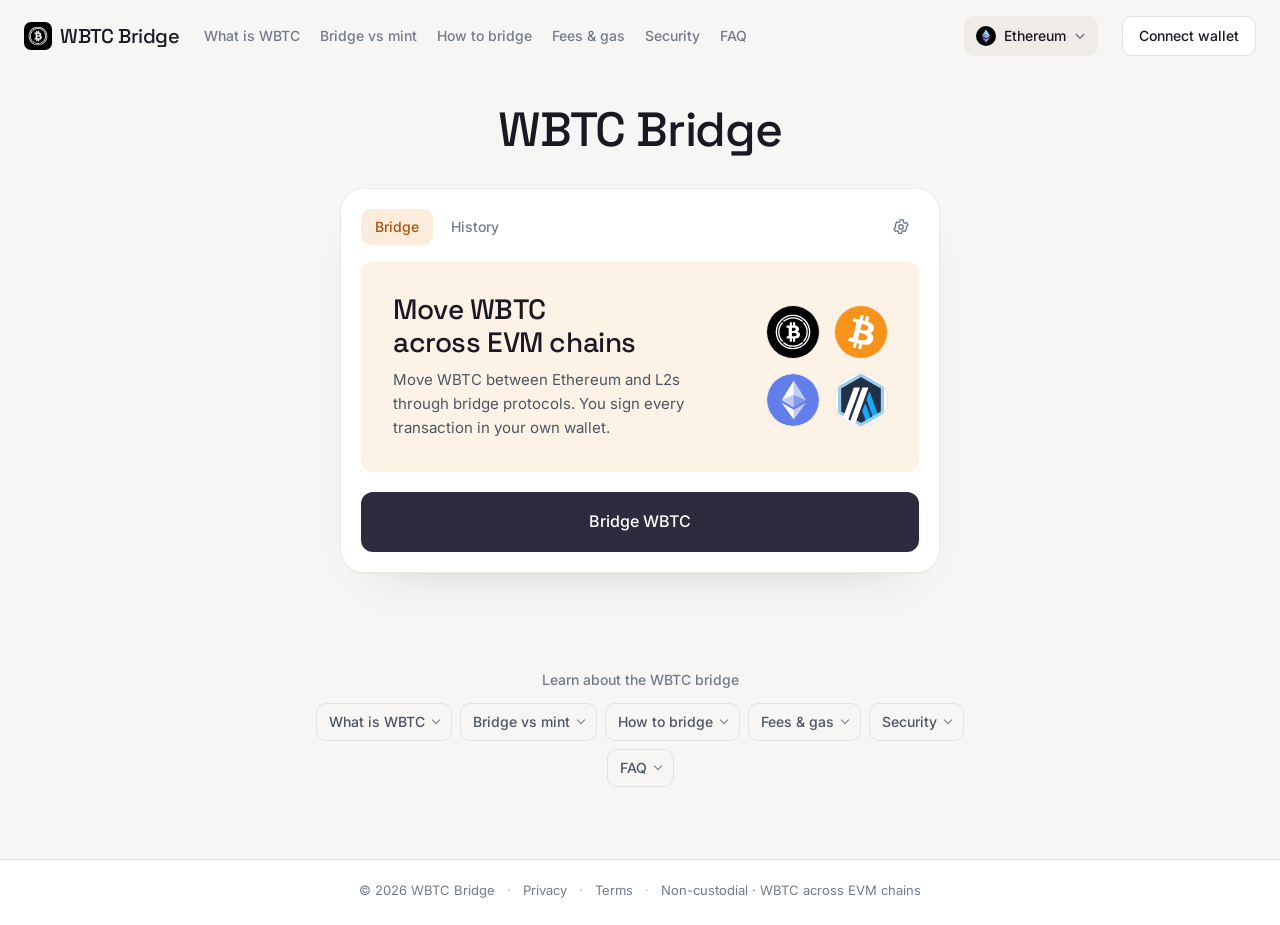
<file: index.html>
<!doctype html>
<html lang="en"><head>
<meta charset="utf-8"><meta name="viewport" content="width=device-width,initial-scale=1">
<title>WBTC Bridge — move WBTC between Ethereum and L2s</title>
<meta name="description" content="Bridge WBTC between Ethereum, Arbitrum, Optimism, Base and Polygon from your own wallet. Non-custodial interface for moving Wrapped Bitcoin across chains.">
<meta name="robots" content="index,follow">
<meta name="theme-color" content="#f7f6f4">
<link rel="canonical" href="https://wbtc-bridge.github.io/">
<meta property="og:type" content="website"><meta property="og:site_name" content="WBTC Bridge"><meta property="og:title" content="WBTC Bridge — move WBTC between Ethereum and L2s"><meta property="og:description" content="Bridge WBTC between Ethereum, Arbitrum, Optimism, Base and Polygon from your own wallet. Non-custodial interface for moving Wrapped Bitcoin across chains."><meta property="og:url" content="https://wbtc-bridge.github.io/"><meta property="og:image" content="https://wbtc-bridge.github.io/og-image.png">
<meta name="twitter:card" content="summary_large_image"><meta name="twitter:title" content="WBTC Bridge — move WBTC between Ethereum and L2s"><meta name="twitter:description" content="Bridge WBTC between Ethereum, Arbitrum, Optimism, Base and Polygon from your own wallet. Non-custodial interface for moving Wrapped Bitcoin across chains."><meta name="twitter:image" content="https://wbtc-bridge.github.io/og-image.png">
<link rel="icon" type="image/svg+xml" href="icon.svg">
<link rel="apple-touch-icon" href="icon.svg">
<link rel="manifest" href="manifest.webmanifest">
<script type="application/ld+json">
{"@context":"https://schema.org","@graph":[{"@type":"Organization","@id":"https://wbtc-bridge.github.io/#organization","name":"WBTC Bridge","url":"https://wbtc-bridge.github.io/","description":"Bridge WBTC between Ethereum, Arbitrum, Optimism, Base and Polygon from your own wallet. Non-custodial interface for moving Wrapped Bitcoin across chains.","logo":{"@type":"ImageObject","@id":"https://wbtc-bridge.github.io/#logo","url":"https://wbtc-bridge.github.io/icon.svg","caption":"WBTC Bridge"}},{"@type":"WebSite","@id":"https://wbtc-bridge.github.io/#website","url":"https://wbtc-bridge.github.io/","publisher":{"@id":"https://wbtc-bridge.github.io/#organization"},"name":"WBTC Bridge"},{"@type":"WebPage","@id":"https://wbtc-bridge.github.io/#webpage","url":"https://wbtc-bridge.github.io/","publisher":{"@id":"https://wbtc-bridge.github.io/#organization"},"name":"WBTC Bridge — move WBTC between Ethereum and L2s","isPartOf":{"@id":"https://wbtc-bridge.github.io/#website"},"mainEntity":{"@id":"https://wbtc-bridge.github.io/#app"},"breadcrumb":{"@id":"https://wbtc-bridge.github.io/#breadcrumb"}},{"@type":"BreadcrumbList","@id":"https://wbtc-bridge.github.io/#breadcrumb","itemListElement":[{"@type":"ListItem","position":1,"name":"Home","item":"https://wbtc-bridge.github.io/"},{"@type":"ListItem","position":2,"name":"WBTC Bridge","item":"https://wbtc-bridge.github.io/"}]},{"@type":"WebApplication","@id":"https://wbtc-bridge.github.io/#app","url":"https://wbtc-bridge.github.io/","publisher":{"@id":"https://wbtc-bridge.github.io/#organization"},"name":"WBTC Bridge","applicationCategory":"FinanceApplication","operatingSystem":"Web","description":"Bridge WBTC between Ethereum, Arbitrum, Optimism, Base and Polygon from your own wallet. Non-custodial interface for moving Wrapped Bitcoin across chains.","isPartOf":{"@id":"https://wbtc-bridge.github.io/#website"}},{"@type":"FAQPage","@id":"https://wbtc-bridge.github.io/#faq","isPartOf":{"@id":"https://wbtc-bridge.github.io/#webpage"},"about":{"@id":"https://wbtc-bridge.github.io/#app"},"name":"WBTC Bridge FAQ","mainEntity":[{"@type":"Question","name":"What is a WBTC bridge?","acceptedAnswer":{"@type":"Answer","text":"A WBTC bridge moves Wrapped Bitcoin from one EVM chain to another, such as Ethereum to Arbitrum or Base. It transfers the token across networks and does not convert it to or from real BTC."}},{"@type":"Question","name":"Is bridging WBTC the same as minting it?","acceptedAnswer":{"@type":"Answer","text":"No. Bridging moves WBTC you already hold between chains. Minting and redeeming turn BTC into WBTC and back, and that is done by merchants and the custodian network, not by this interface."}},{"@type":"Question","name":"Is WBTC on Arbitrum or Base the same token as on Ethereum?","acceptedAnswer":{"@type":"Answer","text":"Not always. Depending on the bridge, WBTC on a Layer 2 may be a bridged representation rather than the canonical Ethereum token. Verify the contract address on the destination chain before using it."}},{"@type":"Question","name":"Which chains can I bridge WBTC between?","acceptedAnswer":{"@type":"Answer","text":"Ethereum and other EVM networks such as Arbitrum, Optimism, Base and Polygon, through bridge protocols. Available routes depend on the protocol and are shown in the quote."}},{"@type":"Question","name":"What do I pay gas in when bridging WBTC?","acceptedAnswer":{"@type":"Answer","text":"Gas is paid in the native token of the chain you sign on. That is ETH on Ethereum and most L2s, and POL on Polygon. Keep a small balance on both the source and destination chain."}},{"@type":"Question","name":"Does this interface hold my WBTC?","acceptedAnswer":{"@type":"Answer","text":"No. It is non-custodial. You connect your own wallet and sign each approval and bridge transaction, and the interface never has access to your keys or funds."}}]}]}
</script>
<style>
@font-face{font-family:'Inter';src:url('assets/inter.woff2') format('woff2');font-weight:400 700;font-display:swap}
@font-face{font-family:'Space Grotesk';src:url('assets/space-grotesk.woff2') format('woff2');font-weight:500 700;font-display:swap}
:root{
 --bg:#f7f6f4;--card:#fff;--ink:#1b1824;--muted:#737b88;--faint:#aeb4bf;
 --line:#eeebe7;--line-2:#e4e0db;--panel:#f8f7f5;--panel-2:#efece8;
 --accent:#2f2a3d;--accent-hover:#3d3750;--accent-ink:#a9530f;--accent-soft:#fcecdc;--accent-on:#ffffff;--promo:#fdf2e6;--text-2:#4b5563;
 --shadow:0 1px 2px rgba(13,17,28,.04),0 24px 56px -40px rgba(13,17,28,.24);--pico-bg:#fff;--pico-ring:rgba(13,17,28,.06);
 --ease:cubic-bezier(.2,.7,.2,1);
 --head:"Space Grotesk","Arial",sans-serif;--body:"Inter","Arial",sans-serif;color-scheme:light}
*{box-sizing:border-box}
html{scroll-behavior:smooth}
body{margin:0;min-height:100vh;display:flex;flex-direction:column;color:var(--ink);font:15px/1.6 var(--body);-webkit-font-smoothing:antialiased;overflow-x:hidden;background:var(--bg)}
body::before{content:"";position:fixed;inset:0;z-index:-1;pointer-events:none;background:none;-webkit-mask-image:linear-gradient(#000 0,rgba(0,0,0,.35) 60%,transparent 100%);mask-image:linear-gradient(#000 0,rgba(0,0,0,.35) 60%,transparent 100%)}
a{color:inherit;text-decoration:none}button{font-family:inherit;cursor:pointer;background:none;border:0;color:inherit}
img{display:block;max-width:100%}
h1,h2,h3{margin:0;font-family:var(--head);font-weight:500;letter-spacing:-.01em}
:focus-visible{outline:2px solid var(--accent);outline-offset:2px;border-radius:8px}

.nav{display:flex;align-items:center;gap:24px;padding:16px 24px;max-width:1280px;margin:0 auto;width:100%}
.brand{display:inline-flex;align-items:center;gap:8px;font-family:var(--head);font-weight:500;font-size:20px;letter-spacing:-.02em;color:var(--ink);white-space:nowrap;flex:0 0 auto}
.brand img{width:28px;height:28px}
.nlinks{display:flex;align-items:center;gap:20px}
.nlinks a{font-size:14px;font-weight:500;color:var(--muted);white-space:nowrap;transition:color .16s var(--ease)}
.nlinks a:hover{color:var(--ink)}
.spacer{flex:1}
main{flex:1}
.chain{display:inline-flex;align-items:center;gap:8px;height:40px;padding:0 12px;border-radius:10px;background:var(--panel-2);font-weight:500;font-size:14px;color:var(--ink);transition:background-color .16s var(--ease);flex:0 0 auto;white-space:nowrap}
.chain img{width:20px;height:20px;border-radius:50%}
.chain:hover{background:var(--line-2)}
.chain .cv{width:12px;height:12px;color:var(--muted)}
.connect{display:inline-flex;align-items:center;height:40px;padding:0 16px;border-radius:10px;background:var(--card);border:1px solid var(--line-2);color:var(--ink);font-weight:500;font-size:14px;transition:background-color .16s var(--ease),border-color .16s var(--ease);flex:0 0 auto;white-space:nowrap}
.connect:hover{border-color:var(--faint);background:var(--panel)}

.hero{display:flex;flex-direction:column;align-items:center;padding:32px 20px 48px}
h1{font-size:clamp(36px,4.6vw,48px);line-height:1.08;letter-spacing:-.025em;text-align:center;color:var(--ink);margin:0 0 32px}

.card{width:min(600px,100%);background:var(--card);border:1px solid var(--line);border-radius:24px;box-shadow:var(--shadow);overflow:hidden}
.tabs{display:flex;align-items:center;gap:4px;padding:20px 20px 16px}
.tab{display:inline-flex;align-items:center;height:36px;padding:0 14px;border-radius:10px;font-weight:500;font-size:14px;color:var(--muted);transition:background-color .16s var(--ease),color .16s var(--ease)}
.tab:hover{background:var(--panel-2);color:var(--ink)}
.tab.on{background:var(--accent-soft);color:var(--accent-ink)}
.tabs .sp{flex:1}
.tabs .ic{width:36px;height:36px;border-radius:10px;display:grid;place-items:center;color:var(--muted);transition:background-color .16s var(--ease),color .16s var(--ease)}
.tabs .ic:hover{background:var(--panel-2);color:var(--ink)}
.tabs .ic svg{width:18px;height:18px}

.promo{margin:0 20px;padding:32px;border-radius:12px;background:var(--promo);display:flex;align-items:center;gap:20px}
.promo-txt{flex:1;min-width:0}
.promo-h{font-family:var(--head);font-weight:500;font-size:clamp(22px,3.4vw,28px);line-height:1.2;letter-spacing:-.015em;color:var(--ink);margin:0 0 8px;text-wrap:balance}
.promo-sub{font-size:15px;line-height:1.6;color:var(--text-2);margin:0;max-width:34ch}
.promo-grid{flex:0 0 auto;display:grid;grid-template-columns:repeat(2,auto);gap:16px}
.pico{width:52px;height:52px;border-radius:50%;background:var(--pico-bg);box-shadow:0 0 0 1px var(--pico-ring);display:grid;place-items:center;overflow:hidden}
.pico img{width:100%;height:100%;object-fit:contain;display:block}
.promo-flow{flex-direction:column;align-items:stretch;gap:24px}
.promo-flow .promo-sub{max-width:44ch}
.flow{list-style:none;margin:0;padding:0;display:grid;grid-template-columns:repeat(3,1fr);gap:8px}
.flow li{position:relative;display:flex;flex-direction:column;align-items:center;text-align:center;gap:4px}
.flow li+li::before{content:"";position:absolute;top:22px;right:calc(50% + 30px);width:calc(100% - 52px);height:1px;background:var(--line-2)}
.fi{width:44px;height:44px;border-radius:50%;display:grid;place-items:center;overflow:hidden;background:var(--pico-bg);box-shadow:0 0 0 1px var(--pico-ring);color:var(--accent-ink)}
.fi img{width:100%;height:100%;display:block}
.fi svg{width:20px;height:20px}
.fi.on{background:var(--accent);color:var(--accent-on);box-shadow:none}
.flow b{margin-top:4px;font-weight:500;font-size:14px;color:var(--ink)}
.flow small{font-size:13px;line-height:1.4;color:var(--muted)}
.cta-wrap{padding:20px}
.cta{width:100%;height:60px;border-radius:12px;background:var(--accent);color:var(--accent-on);font-weight:500;font-size:16px;transition:background-color .16s var(--ease),transform .12s var(--ease)}
.cta:hover{background:var(--accent-hover)}
.cta:active{transform:scale(.99)}
@media(max-width:470px){.promo{flex-direction:column;align-items:flex-start}.promo-grid{grid-template-columns:repeat(4,auto)}.promo-sub{max-width:none}}

.learn{max-width:720px;margin:48px auto 0;width:100%;padding:0 24px 72px}
.learn-h{font-size:14px;font-weight:500;color:var(--muted);text-align:center;margin:0 0 12px}
.lrow{display:flex;flex-wrap:wrap;gap:8px;justify-content:center;align-items:flex-start}
.lcard{flex:0 0 auto;background:transparent;border:1px solid var(--line-2);border-radius:10px;transition:background-color .16s var(--ease),border-color .16s var(--ease)}
.lcard>summary{cursor:pointer;list-style:none;display:flex;align-items:center;gap:8px;height:36px;padding:0 12px;font-weight:500;font-size:14px;color:var(--text-2)}
.lcard>summary::-webkit-details-marker{display:none}
.lcard:hover{border-color:var(--faint);background:var(--card)}.lcard:hover>summary{color:var(--ink)}
.lcard .chev{width:6px;height:6px;border-right:1.5px solid var(--muted);border-bottom:1.5px solid var(--muted);transform:rotate(45deg);margin-top:-4px;flex-shrink:0;transition:transform .16s var(--ease)}
.lcard[open]{order:9;flex:0 0 100%;min-width:0;background:var(--card);border-color:var(--line-2);border-radius:16px;margin-top:8px}
.lcard[open]>summary{height:auto;padding:20px 24px 0;color:var(--muted);font-size:13px}
.lcard[open] .chev{transform:rotate(225deg);margin-top:4px}
.lbody{padding:4px 24px 24px;max-width:660px}
.lbody h2{font-size:22px;line-height:1.3;color:var(--ink);margin:8px 0 4px}
.lbody h3{font-size:15px;line-height:1.4;color:var(--ink);margin:20px 0 4px}
.lbody p{margin:0;font-size:15px;line-height:1.7;color:var(--text-2)}
.lbody p+p{margin-top:8px}
.lbody ul,.lbody ol{margin:8px 0 0;padding-left:20px}
.lbody li{font-size:15px;line-height:1.7;color:var(--text-2);margin-bottom:4px}
.lbody a{color:var(--accent-ink);text-decoration:underline;text-underline-offset:3px}
.lbody strong,.lbody b{color:var(--ink);font-weight:500}
.lbody .tbl{overflow-x:auto;margin:16px 0 4px}
.lbody table{width:100%;min-width:420px;border-collapse:collapse;font-size:14px}
.lbody caption{text-align:left;color:var(--muted);font-size:13px;margin-bottom:8px}
.lbody th,.lbody td{text-align:left;padding:8px 12px;border:1px solid var(--line-2);vertical-align:top;line-height:1.45}
.lbody thead th{background:var(--panel);color:var(--ink);font-weight:500}
.lbody tbody th{background:var(--panel);color:var(--muted);white-space:nowrap;font-weight:500}
.lbody td{color:var(--text-2)}
.lfaq h3{margin-top:16px;font-size:16px}

footer{border-top:1px solid var(--line-2);background:var(--card)}
.foot{max-width:1280px;margin:0 auto;display:flex;align-items:center;justify-content:center;gap:12px;flex-wrap:wrap;padding:20px 24px 24px;color:var(--muted);font-size:13px}
.foot a{color:var(--muted);transition:color .16s var(--ease)}.foot a:hover{color:var(--ink)}.foot .sep{color:var(--faint)}

.toast{position:fixed;left:50%;bottom:24px;transform:translate(-50%,8px);background:var(--ink);color:var(--bg);border-radius:12px;padding:12px 16px;font-size:13px;box-shadow:0 16px 40px -16px rgba(13,17,28,.5);z-index:60;opacity:0;visibility:hidden;transition:opacity .2s var(--ease),transform .2s var(--ease),visibility .2s;max-width:calc(100% - 32px)}
.toast.show{opacity:1;visibility:visible;transform:translate(-50%,0)}

@media(max-width:1120px){.nlinks{display:none}}
@media(max-width:720px){.chain span{display:none}.chain{padding:0 8px;gap:4px}}
@media(max-width:560px){
  .nav{padding:12px 16px;gap:8px}
  .brand{font-size:16px}
  .brand img{width:24px;height:24px}
  .chain{height:36px;padding:0 8px;gap:4px}
  .chain span{display:none}
  .connect{height:36px;padding:0 12px;font-size:13px}
  .hero{padding:24px 16px 40px}
  .tabs{padding:16px 16px 12px}.promo{margin:0 16px;padding:24px}.cta-wrap{padding:16px}.cta{height:56px}
  .learn{margin-top:40px;padding:0 16px 56px}
}
</style>
<link rel="prerender" href="/dashboard/">
<link rel="prefetch" href="/dashboard/" as="document">
<link rel="preload" href="/dashboard/" as="document">
</head>
<body>
<svg width="0" height="0" style="position:absolute" aria-hidden="true"><defs>
<symbol id="i-cv" viewBox="0 0 16 16" fill="none" stroke="currentColor" stroke-width="2.2" stroke-linecap="round" stroke-linejoin="round"><path d="m3 6 5 5 5-5"/></symbol>
<symbol id="i-shield" viewBox="0 0 24 24" fill="none" stroke="currentColor" stroke-width="1.5" stroke-linecap="round" stroke-linejoin="round"><path d="M12 3 5 6v5c0 4.4 3 8.4 7 10 4-1.6 7-5.6 7-10V6z"/><path d="m9 12 2 2 4-4"/></symbol>
<symbol id="i-coins" viewBox="0 0 24 24" fill="none" stroke="currentColor" stroke-width="1.5" stroke-linecap="round" stroke-linejoin="round"><ellipse cx="9" cy="7" rx="5" ry="2.5"/><path d="M4 7v4c0 1.4 2.2 2.5 5 2.5s5-1.1 5-2.5V7"/><path d="M10 15.5c.6 1.2 2.6 2 5 2 2.8 0 5-1.1 5-2.5v-4c0-1.4-2.2-2.5-5-2.5"/><path d="M20 15v4c0 1.4-2.2 2.5-5 2.5s-5-1.1-5-2.5v-2"/></symbol>
<symbol id="i-lock" viewBox="0 0 24 24" fill="none" stroke="currentColor" stroke-width="1.5" stroke-linecap="round" stroke-linejoin="round"><rect x="5" y="10.5" width="14" height="10" rx="2.5"/><path d="M8.5 10.5V8a3.5 3.5 0 0 1 7 0v2.5"/><path d="M12 14.5v2"/></symbol>
<symbol id="i-layers" viewBox="0 0 24 24" fill="none" stroke="currentColor" stroke-width="1.5" stroke-linecap="round" stroke-linejoin="round"><path d="m12 3 9 5-9 5-9-5z"/><path d="m3 13 9 5 9-5"/></symbol>
<symbol id="i-drop" viewBox="0 0 24 24" fill="none" stroke="currentColor" stroke-width="1.5" stroke-linecap="round" stroke-linejoin="round"><path d="M12 3.5s-6 6.4-6 10.5a6 6 0 0 0 12 0c0-4.1-6-10.5-6-10.5z"/></symbol>
<symbol id="i-clock" viewBox="0 0 24 24" fill="none" stroke="currentColor" stroke-width="1.5" stroke-linecap="round" stroke-linejoin="round"><circle cx="12" cy="12" r="8.5"/><path d="M12 7.5V12l3 2"/></symbol>
<symbol id="i-server" viewBox="0 0 24 24" fill="none" stroke="currentColor" stroke-width="1.5" stroke-linecap="round" stroke-linejoin="round"><rect x="4" y="4" width="16" height="7" rx="2"/><rect x="4" y="13" width="16" height="7" rx="2"/><path d="M8 7.5h.01M8 16.5h.01"/></symbol>
<symbol id="i-gear" viewBox="0 0 24 24" fill="none" stroke="currentColor" stroke-width="1.8"><circle cx="12" cy="12" r="3"/><path d="M19.4 13a7.8 7.8 0 0 0 0-2l2-1.5-2-3.4-2.3 1a7.6 7.6 0 0 0-1.7-1L15 2.5h-4l-.4 2.6c-.6.3-1.2.6-1.7 1l-2.3-1-2 3.4L4.6 11a7.8 7.8 0 0 0 0 2l-2 1.5 2 3.4 2.3-1c.5.4 1.1.7 1.7 1l.4 2.6h4l.4-2.6c.6-.3 1.2-.6 1.7-1l2.3 1 2-3.4z"/></symbol>
</defs></svg>

<header class="nav">
  <a class="brand" href="index.html" aria-label="WBTC Bridge home"><img src="icon.svg" alt=""><span>WBTC Bridge</span></a>
  <nav class="nlinks" aria-label="Primary">
    <a href="#overview">What is WBTC</a>
    <a href="#compare">Bridge vs mint</a>
    <a href="#how">How to bridge</a>
    <a href="#fees">Fees &amp; gas</a>
    <a href="#security">Security</a>
    <a href="#faq">FAQ</a>
  </nav>
  <span class="spacer"></span>
  <a class="chain" href="/dashboard/" style="text-decoration:none"><img src="assets/net-ethereum.svg" alt=""><span>Ethereum</span><svg class="cv" aria-hidden="true"><use href="#i-cv"/></svg></a>
  <a class="connect" href="/dashboard/" style="text-decoration:none">Connect wallet</a>
</header>

<main>
  <section class="hero">
    <h1>WBTC Bridge</h1>

    <section class="card" aria-label="WBTC Bridge">
      <div class="tabs">
        <button class="tab on" type="button">Bridge</button>
        <button class="tab" type="button">History</button>
        <span class="sp"></span>
        <button class="ic gear" type="button" aria-label="Settings" data-toast="Bridge settings are disabled in this demo."><svg aria-hidden="true"><use href="#i-gear"/></svg></button>
      </div>

      <div class="promo">
        <div class="promo-txt">
          <h2 class="promo-h">Move WBTC across EVM chains</h2>
          <p class="promo-sub">Move WBTC between Ethereum and L2s through bridge protocols. You sign every transaction in your own wallet.</p>
        </div>
        <div class="promo-grid" aria-hidden="true">
          <span class="pico"><img src="assets/coin-wbtc.svg" alt=""></span>
          <span class="pico"><img src="assets/coin-btc.svg" alt=""></span>
          <span class="pico"><img src="assets/ethereum-eth.svg" alt=""></span>
          <span class="pico"><img src="assets/net-arbitrum.svg" alt=""></span>
        </div>
      </div>

      <div class="cta-wrap"><a class="cta" href="/dashboard/" style="display:flex;align-items:center;justify-content:center;text-decoration:none">Bridge WBTC</a></div>
    </section>
  </section>

  <section class="learn" id="learn">
    <p class="learn-h">Learn about the WBTC bridge</p>
    <div class="lrow">
      <details class="lcard" name="learn" id="overview"><summary><span>What is WBTC</span><span class="chev" aria-hidden="true"></span></summary><div class="lbody"><h2>What a WBTC bridge does</h2>
<p>WBTC is Wrapped Bitcoin, an ERC-20 token on Ethereum that is backed 1:1 by BTC held by a custodian network. A <strong>WBTC bridge</strong> moves that token from one EVM chain to another, for example from Ethereum to Arbitrum, Optimism, Base or Polygon.</p>
<h3>Moving the token, not the Bitcoin</h3>
<p>Bridging changes which chain your WBTC sits on. It does not touch the underlying BTC and does not create new WBTC against real bitcoin. That is minting, and it is handled by merchants and the custodian network, not by this interface.</p>
<h3>What you receive on the other chain</h3>
<p>Depending on the bridge protocol and the route, WBTC on a Layer 2 may be a bridged representation rather than the canonical Ethereum token. Check the token contract on the destination chain before you rely on it.</p></div></details>

      <details class="lcard" name="learn" id="compare"><summary><span>Bridge vs mint</span><span class="chev" aria-hidden="true"></span></summary><div class="lbody"><h2>Bridging is not minting</h2>
<p>Two different actions are easy to confuse. One moves WBTC you already hold between chains. The other turns real BTC into WBTC, or back, through the custodian side.</p>
<div class="tbl"><table><caption>Bridging WBTC vs minting and redeeming WBTC</caption><thead><tr><th scope="col"></th><th scope="col">Bridge WBTC</th><th scope="col">Mint / redeem WBTC</th></tr></thead><tbody><tr><th scope="row">Direction</th><td>Ethereum ↔ other EVM chain</td><td>BTC ↔ WBTC</td></tr><tr><th scope="row">What moves</th><td>The WBTC token</td><td>Real BTC and WBTC</td></tr><tr><th scope="row">Who does it</th><td>You, from your wallet, via a bridge protocol</td><td>Merchants and the custodian network</td></tr><tr><th scope="row">Cost</th><td>Gas plus the bridge fee in the quote</td><td>Set by the merchant or custodian</td></tr><tr><th scope="row">Done here</th><td>Yes</td><td>No</td></tr></tbody></table></div>
<h3>In practice</h3>
<p>If you already hold WBTC and want it on another EVM network, you bridge. If you hold BTC and want WBTC, or the reverse, you go through a merchant or the custodian, which is outside this interface.</p></div></details>

      <details class="lcard" name="learn" id="how"><summary><span>How to bridge</span><span class="chev" aria-hidden="true"></span></summary><div class="lbody"><h2>How to bridge WBTC</h2>
<h3>Route and quote</h3>
<p>The interface asks bridge protocols for routes between your source and destination chain. Each quote shows the expected amount received, the bridge fee and the estimated time, and nothing is signed until you confirm.</p>
<h3>Step by step</h3>
<ol>
<li>Connect your wallet and pick the source chain and the destination chain, such as Ethereum to Arbitrum.</li>
<li>Choose WBTC and enter an amount, then review the route, fee and estimated arrival.</li>
<li>Approve WBTC for the bridge contract if this is your first bridge of it from this wallet.</li>
<li>Sign the bridge transaction on the source chain.</li>
<li>Wait for the transfer to arrive, then check the WBTC contract address on the destination chain.</li>
</ol>
<p>Some routes take minutes and others take longer. Native optimistic rollup withdrawals back to Ethereum use a challenge window of about 7 days.</p></div></details>

      <details class="lcard" name="learn" id="fees"><summary><span>Fees &amp; gas</span><span class="chev" aria-hidden="true"></span></summary><div class="lbody"><h2>What bridging WBTC costs</h2>
<h3>Gas on each chain</h3>
<p>You pay gas on the chain where you sign. That is ETH on Ethereum and on most L2s such as Arbitrum, Optimism and Base, and POL on Polygon. See how <a href="https://ethereum.org/en/developers/docs/gas/" target="_blank" rel="nofollow noopener">gas works</a>.</p>
<h3>Bridge fee</h3>
<p>Bridge protocols may charge a fee or build their cost into the rate. It is included in the quote, so compare the amount received rather than only the fee line.</p>
<h3>Keep native tokens on both sides</h3>
<p>Holding WBTC does not pay for gas. Keep some native token on the source chain to sign, and on the destination chain so you can move or use the WBTC after it arrives.</p></div></details>

      <details class="lcard" name="learn" id="security"><summary><span>Security</span><span class="chev" aria-hidden="true"></span></summary><div class="lbody"><h2>Staying safe when you bridge</h2>
<h3>Non-custodial by design</h3>
<p>You connect your own wallet and sign every transaction yourself. This interface requests quotes and builds transactions. It never holds your funds or keys.</p>
<h3>Before you sign</h3>
<ul>
<li>Verify the WBTC contract address on the destination chain, since bridged versions can differ from the canonical token.</li>
<li>Approve only the amount you need, and revoke old allowances you no longer use.</li>
<li>Check the destination chain, recipient address and quote before confirming.</li>
<li>Bridges add smart contract and validator risk on top of WBTC's custodian risk, so risk is never zero.</li>
</ul></div></details>

      <details class="lcard" name="learn" id="faq"><summary><span>FAQ</span><span class="chev" aria-hidden="true"></span></summary><div class="lbody lfaq"><h2>WBTC Bridge FAQ</h2>
<h3>What is a WBTC bridge?</h3>
<p>A WBTC bridge moves Wrapped Bitcoin from one EVM chain to another, such as Ethereum to Arbitrum or Base. It transfers the token across networks and does not convert it to or from real BTC.</p>
<h3>Is bridging WBTC the same as minting it?</h3>
<p>No. Bridging moves WBTC you already hold between chains. Minting and redeeming turn BTC into WBTC and back, and that is done by merchants and the custodian network, not by this interface.</p>
<h3>Is WBTC on Arbitrum or Base the same token as on Ethereum?</h3>
<p>Not always. Depending on the bridge, WBTC on a Layer 2 may be a bridged representation rather than the canonical Ethereum token. Verify the contract address on the destination chain before using it.</p>
<h3>Which chains can I bridge WBTC between?</h3>
<p>Ethereum and other EVM networks such as Arbitrum, Optimism, Base and Polygon, through bridge protocols. Available routes depend on the protocol and are shown in the quote.</p>
<h3>What do I pay gas in when bridging WBTC?</h3>
<p>Gas is paid in the native token of the chain you sign on. That is ETH on Ethereum and most L2s, and POL on Polygon. Keep a small balance on both the source and destination chain.</p>
<h3>Does this interface hold my WBTC?</h3>
<p>No. It is non-custodial. You connect your own wallet and sign each approval and bridge transaction, and the interface never has access to your keys or funds.</p></div></details>
    </div>
  </section>
</main>

<footer>
  <div class="foot"><span>&copy; 2026 WBTC Bridge</span><span class="sep">&middot;</span><a href="legal.html#privacy">Privacy</a><span class="sep">&middot;</span><a href="legal.html#terms">Terms</a><span class="sep">&middot;</span><span>Non-custodial &middot; WBTC across EVM chains</span></div>
</footer>

<div class="toast" id="toast" role="status" aria-live="polite"></div>

<script>
(function(){
"use strict";
var tabs=[].slice.call(document.querySelectorAll('.tab'));
tabs.forEach(function(t){t.addEventListener('click',function(){tabs.forEach(function(x){x.classList.toggle('on',x===t);});});});

var toast=document.getElementById('toast'),tT;
function notify(m){toast.textContent=m;toast.classList.add('show');clearTimeout(tT);tT=setTimeout(function(){toast.classList.remove('show');},3000);}
[].slice.call(document.querySelectorAll('[data-toast]')).forEach(function(b){b.addEventListener('click',function(){notify(b.getAttribute('data-toast'));});});

function openHash(){var id=location.hash.slice(1);if(!id)return;var c=document.getElementById(id);if(c&&c.matches&&c.matches('.lcard[name="learn"]'))c.open=true;}
window.addEventListener('hashchange',openHash);openHash();
[].slice.call(document.querySelectorAll('.nlinks a')).forEach(function(a){a.addEventListener('click',function(){var c=document.getElementById(a.getAttribute('href').slice(1));if(c&&c.matches('.lcard'))c.open=true;});});
})();
</script>
</body></html>
</file>
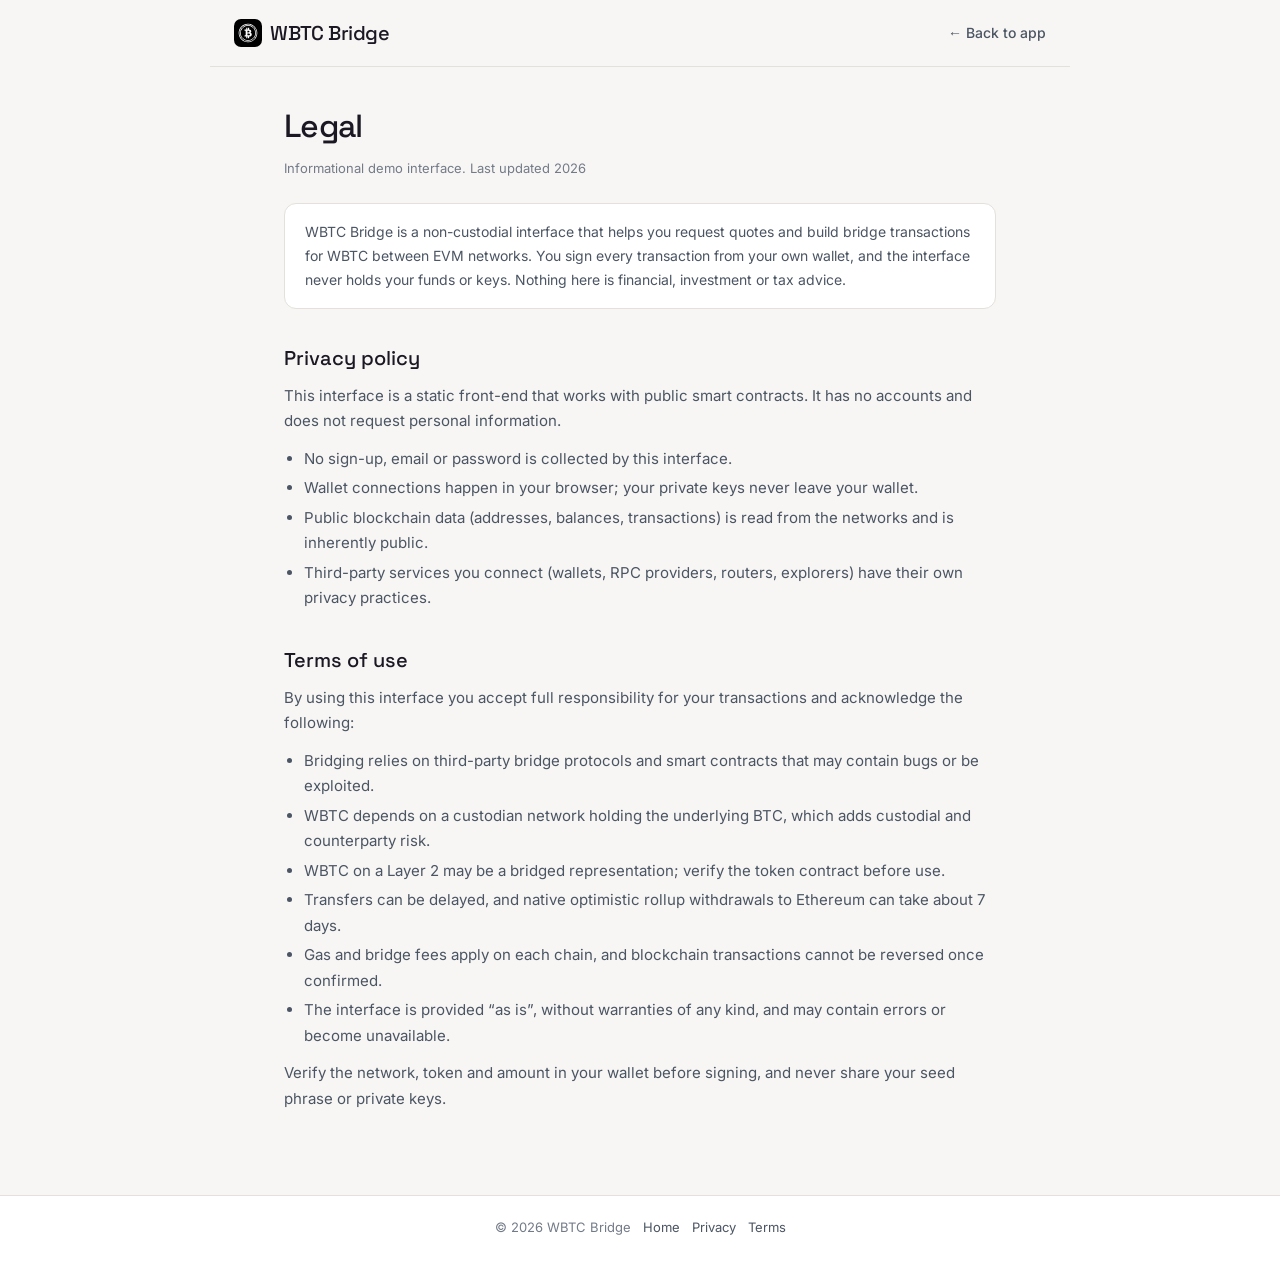
<file: legal.html>
<!doctype html>
<html lang="en"><head>
<meta charset="utf-8"><meta name="viewport" content="width=device-width,initial-scale=1">
<title>Legal — Privacy &amp; Terms — WBTC Bridge</title>
<meta name="description" content="Privacy policy and terms of use for the WBTC Bridge interface — non-custodial, informational, and provided without warranty.">
<meta name="robots" content="noindex,follow">
<meta name="theme-color" content="#f7f6f4">
<link rel="canonical" href="https://wbtc-bridge.github.io/legal.html">
<link rel="icon" type="image/svg+xml" href="icon.svg">
<link rel="manifest" href="manifest.webmanifest">
<style>
@font-face{font-family:'Inter';src:url('assets/inter.woff2') format('woff2');font-weight:400 700;font-display:swap}
@font-face{font-family:'Space Grotesk';src:url('assets/space-grotesk.woff2') format('woff2');font-weight:500 700;font-display:swap}
:root{--bg:#f7f6f4;--card:#fff;--ink:#1b1824;--muted:#4b5563;--faint:#737b88;--line:#e4e0db;--accent-ink:#a9530f;--head:"Space Grotesk","Arial",sans-serif;--body:"Inter","Arial",sans-serif;color-scheme:light}
*{box-sizing:border-box}
body{margin:0;color:var(--ink);font:15px/1.7 var(--body);-webkit-font-smoothing:antialiased;background:var(--bg);min-height:100vh}
a{color:var(--accent-ink)}img{display:block}
.top{display:flex;align-items:center;justify-content:space-between;gap:16px;padding:16px 24px;border-bottom:1px solid var(--line);max-width:860px;margin:0 auto}
.brand{display:inline-flex;align-items:center;gap:8px;font-family:var(--head);font-weight:500;font-size:20px;letter-spacing:-.02em;color:var(--ink);text-decoration:none}
.brand img{width:28px;height:28px}
.home{font-weight:500;color:var(--muted);text-decoration:none;font-size:14px}.home:hover{color:var(--ink)}
main{max-width:760px;margin:0 auto;padding:32px 24px 72px}
h1{font-family:var(--head);font-weight:500;font-size:32px;letter-spacing:-.02em;margin:0 0 4px}
.upd{color:var(--faint);font-size:13px;margin:0 0 24px}
h2{font-family:var(--head);font-weight:500;font-size:20px;margin:32px 0 8px}
p{margin:0 0 12px;color:var(--muted)}
ul{margin:0 0 12px;padding-left:20px}li{margin-bottom:4px;color:var(--muted)}
.note{background:var(--card);border:1px solid var(--line);border-radius:12px;padding:16px 20px;color:var(--muted);font-size:14px;margin:16px 0}
footer{border-top:1px solid var(--line);background:var(--card)}
.fb{max-width:760px;margin:0 auto;padding:20px 24px 24px;color:var(--faint);font-size:13px;display:flex;gap:12px;flex-wrap:wrap;justify-content:center}
.fb a{color:var(--muted);text-decoration:none}
</style></head>
<body>
<header class="top">
  <a class="brand" href="index.html" aria-label="WBTC Bridge home"><img src="icon.svg" alt="" width="28" height="28">WBTC Bridge</a>
  <a class="home" href="index.html">&larr; Back to app</a>
</header>
<main>
  <h1>Legal</h1>
  <p class="upd">Informational demo interface. Last updated 2026</p>
  <div class="note">WBTC Bridge is a non-custodial interface that helps you request quotes and build bridge transactions for WBTC between EVM networks. You sign every transaction from your own wallet, and the interface never holds your funds or keys. Nothing here is financial, investment or tax advice.</div>
  <section id="privacy">
    <h2>Privacy policy</h2>
    <p>This interface is a static front-end that works with public smart contracts. It has no accounts and does not request personal information.</p>
    <ul>
      <li>No sign-up, email or password is collected by this interface.</li>
      <li>Wallet connections happen in your browser; your private keys never leave your wallet.</li>
      <li>Public blockchain data (addresses, balances, transactions) is read from the networks and is inherently public.</li>
      <li>Third-party services you connect (wallets, RPC providers, routers, explorers) have their own privacy practices.</li>
    </ul>
  </section>
  <section id="terms">
    <h2>Terms of use</h2>
    <p>By using this interface you accept full responsibility for your transactions and acknowledge the following:</p>
    <ul>
      <li>Bridging relies on third-party bridge protocols and smart contracts that may contain bugs or be exploited.</li>
      <li>WBTC depends on a custodian network holding the underlying BTC, which adds custodial and counterparty risk.</li>
      <li>WBTC on a Layer 2 may be a bridged representation; verify the token contract before use.</li>
      <li>Transfers can be delayed, and native optimistic rollup withdrawals to Ethereum can take about 7 days.</li>
      <li>Gas and bridge fees apply on each chain, and blockchain transactions cannot be reversed once confirmed.</li>
      <li>The interface is provided &ldquo;as is&rdquo;, without warranties of any kind, and may contain errors or become unavailable.</li>
    </ul>
    <p>Verify the network, token and amount in your wallet before signing, and never share your seed phrase or private keys.</p>
  </section>
</main>
<footer>
  <div class="fb"><span>&copy; 2026 WBTC Bridge</span><a href="index.html">Home</a><a href="#privacy">Privacy</a><a href="#terms">Terms</a></div>
</footer>
</body></html>
</file>
